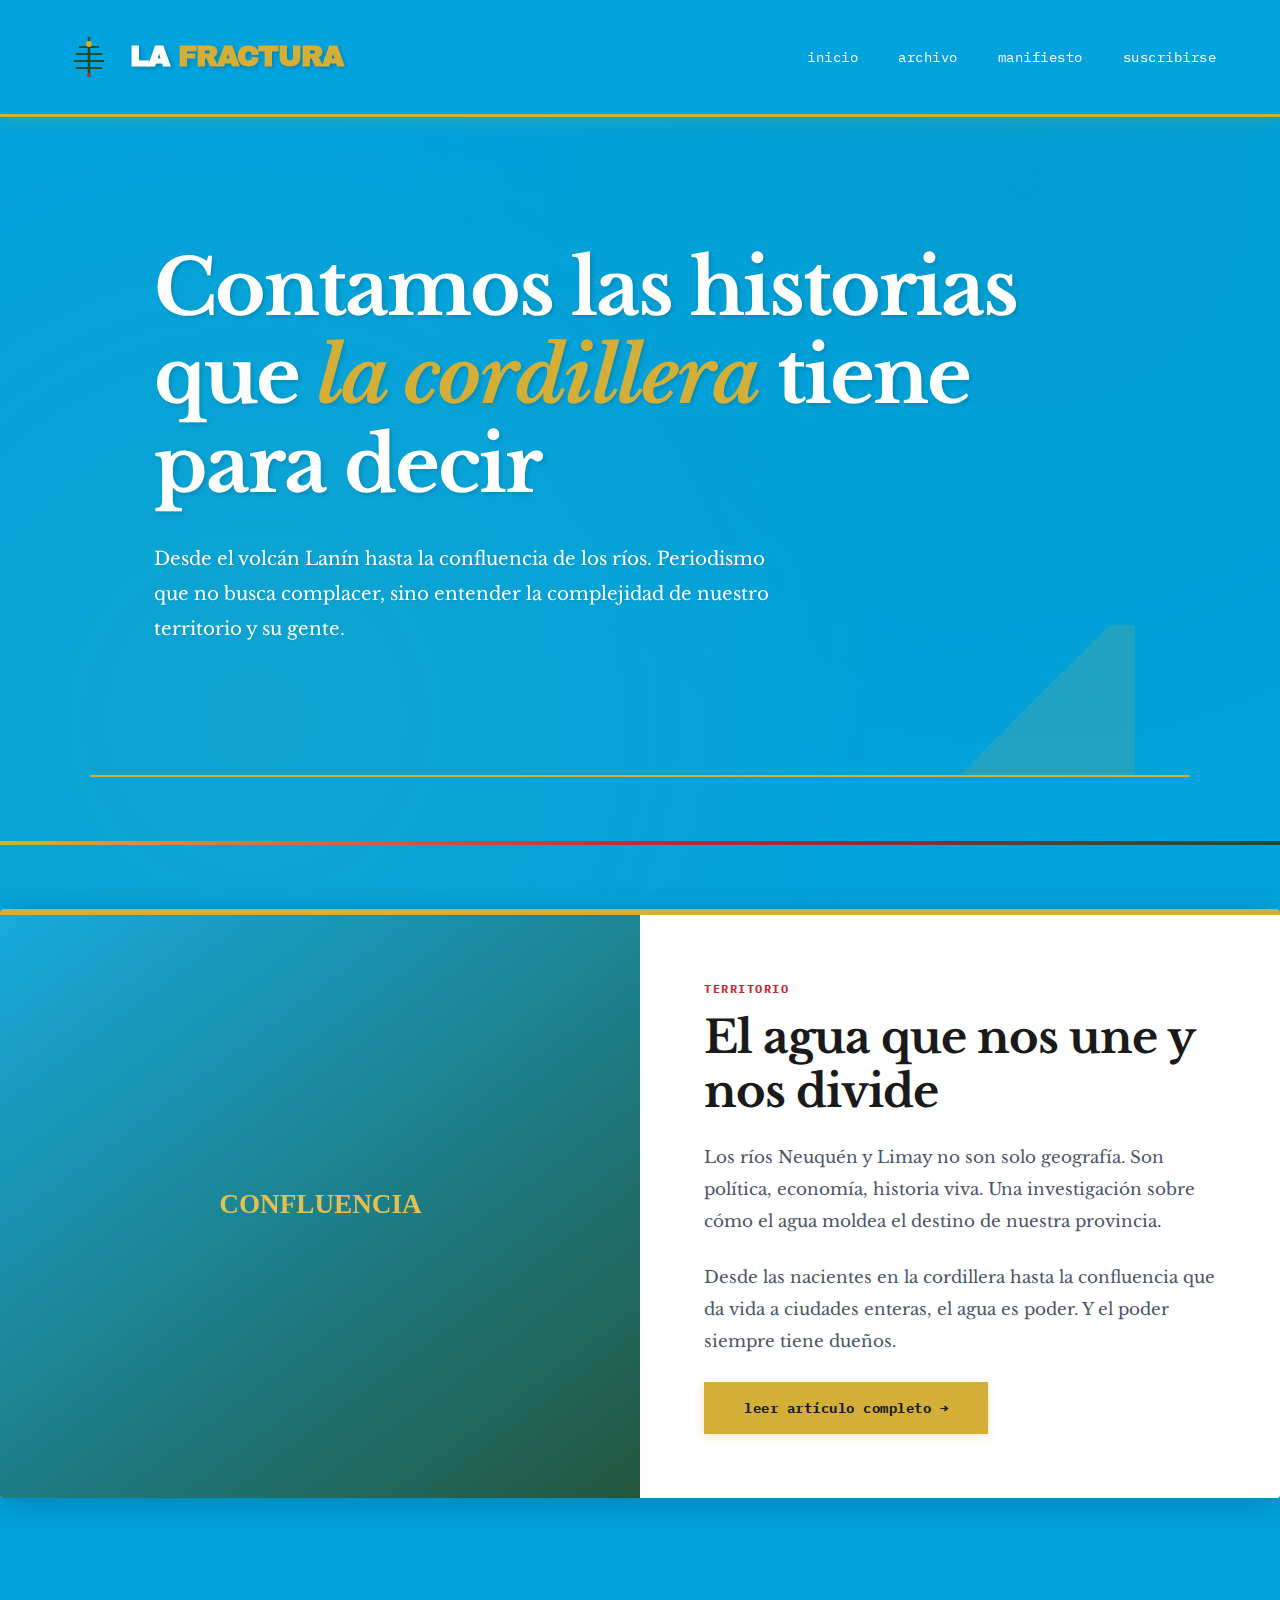
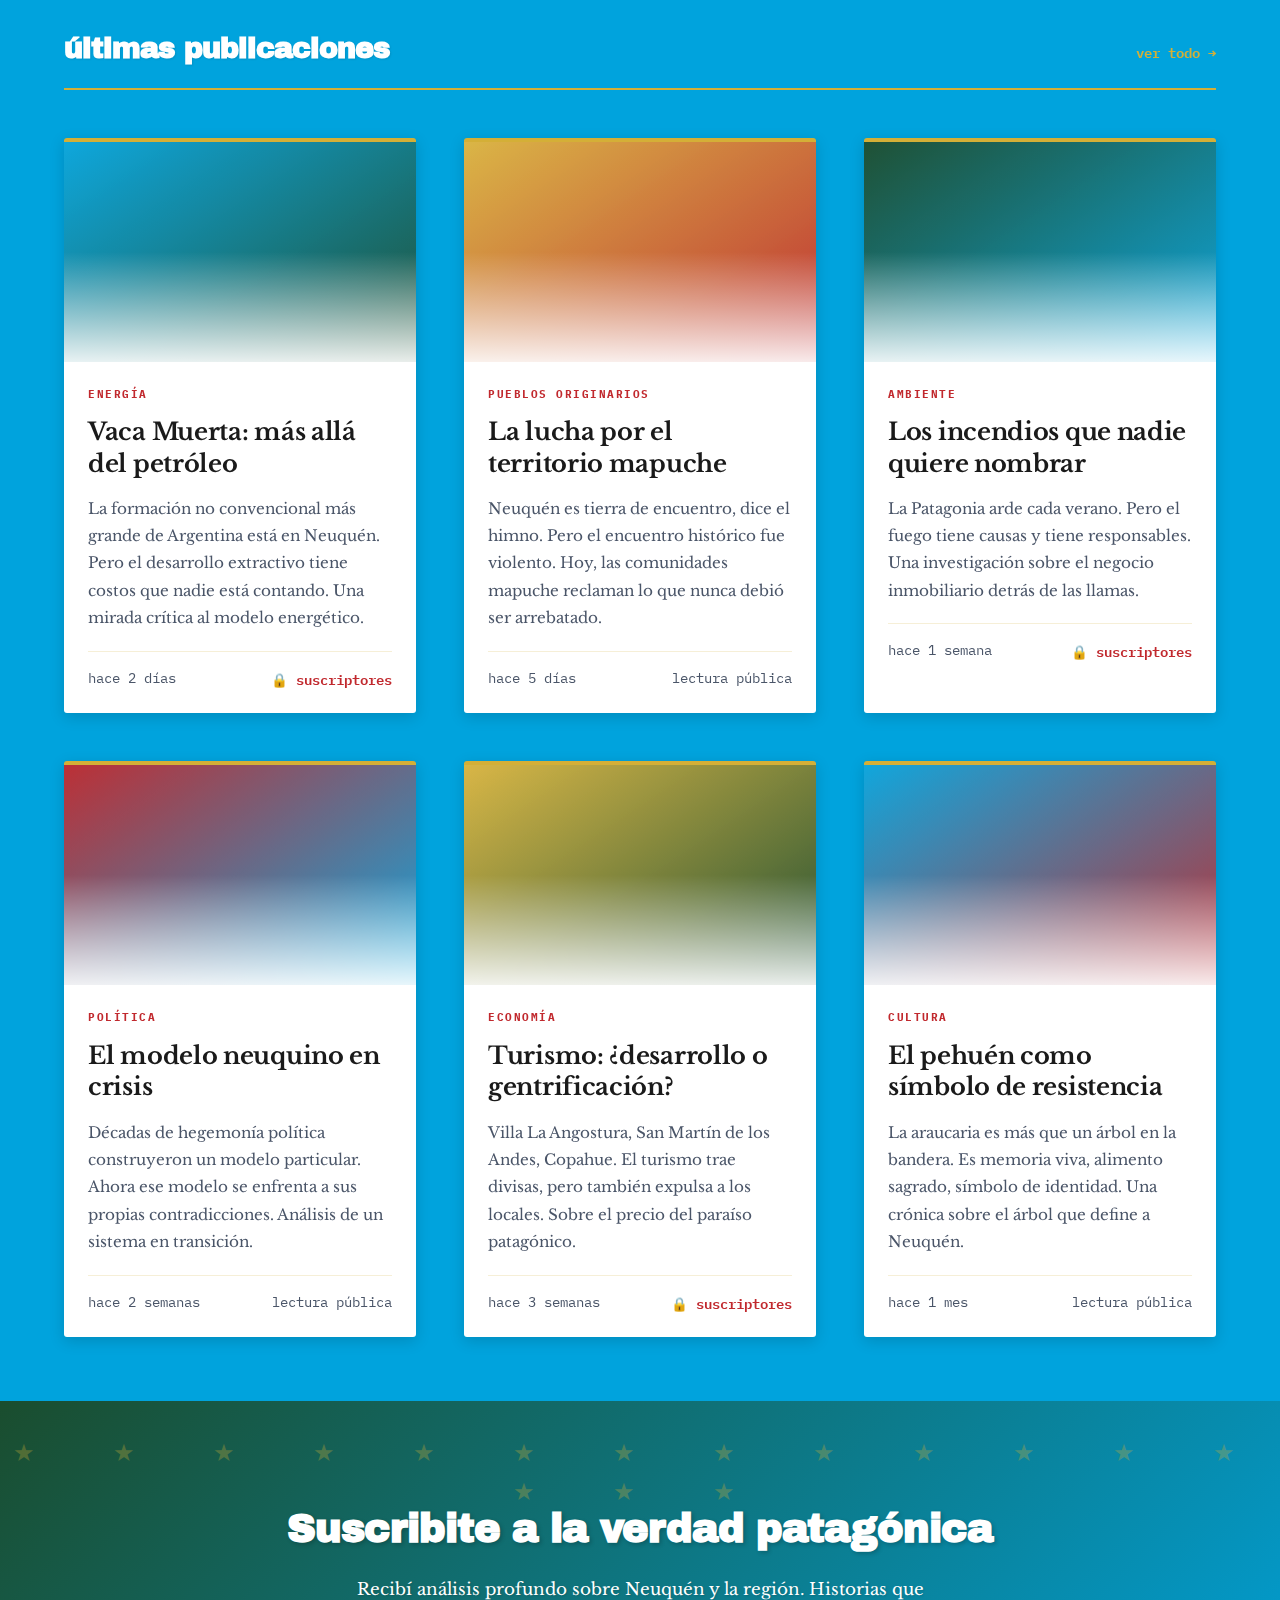
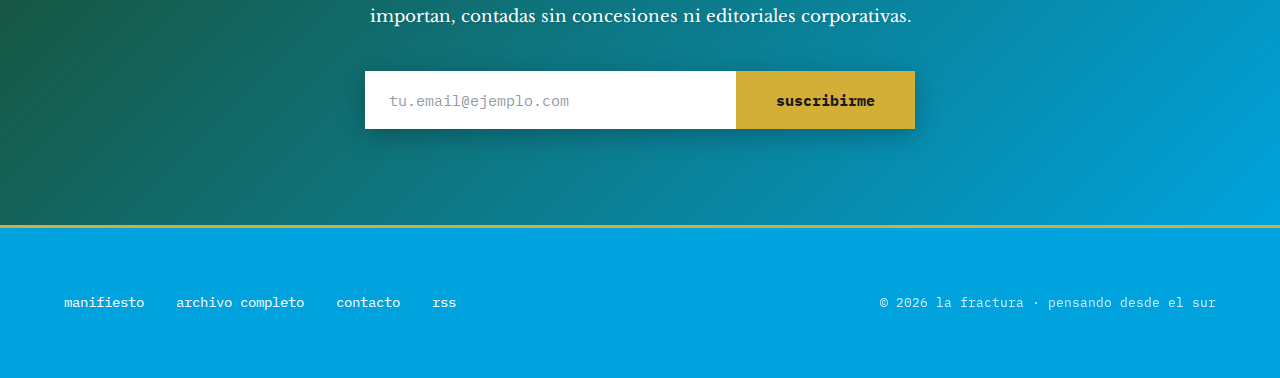
<file: index.html>
<!DOCTYPE html>
<html lang="es">
<head>
    <meta charset="UTF-8">
    <meta name="viewport" content="width=device-width, initial-scale=1.0">
    <title>LA FRACTURA · Pensando desde el sur</title>
    <link href="https://fonts.googleapis.com/css2?family=IBM+Plex+Mono:wght@400;600&family=Archivo+Black&family=Libre+Baskerville:ital,wght@0,400;0,700;1,400&display=swap" rel="stylesheet">
    <style>
        :root {
            /* Paleta oficial Neuquén optimizada */
            --cielo: #00A3DD;           /* Celeste bandera */
            --oro: #D4AF37;             /* Dorado estrellas */
            --pehuen: #1A4D2E;          /* Verde pehuén oscuro */
            --rojo-nqn: #C1292E;        /* Rojo bandera */
            --blanco: #FFFFFF;          /* Blanco puro */
            --negro: #1A1A1A;           /* Negro para contraste */
            
            /* Variantes para UI */
            --cielo-claro: #E6F7FF;
            --oro-suave: #F4E5C2;
            --verde-medio: #2D5F3F;
        }
        
        * {
            margin: 0;
            padding: 0;
            box-sizing: border-box;
        }
        
        body {
            font-family: 'IBM Plex Mono', monospace;
            background: var(--cielo);
            color: var(--blanco);
            line-height: 1.6;
        }
        
        /* Textura sutil de fondo */
        body::before {
            content: '';
            position: fixed;
            top: 0;
            left: 0;
            right: 0;
            bottom: 0;
            background: 
                radial-gradient(circle at 20% 80%, rgba(212, 175, 55, 0.08) 0%, transparent 50%),
                radial-gradient(circle at 80% 20%, rgba(26, 77, 46, 0.06) 0%, transparent 50%);
            pointer-events: none;
            z-index: 0;
        }
        
        /* Header */
        header {
            border-bottom: 3px solid var(--oro);
            padding: 2rem 4rem;
            position: sticky;
            top: 0;
            background: rgba(0, 163, 221, 0.95);
            backdrop-filter: blur(10px);
            z-index: 100;
            box-shadow: 0 3px 20px rgba(212, 175, 55, 0.2);
        }
        
        .header-content {
            max-width: 1400px;
            margin: 0 auto;
            display: flex;
            justify-content: space-between;
            align-items: center;
        }
        
        .site-branding {
            display: flex;
            align-items: center;
            gap: 1rem;
        }
        
        .brand-icon {
            width: 50px;
            height: 50px;
        }
        
        .brand-icon svg {
            width: 100%;
            height: 100%;
        }
        
        .site-title {
            font-family: 'Archivo Black', sans-serif;
            font-size: 1.8rem;
            letter-spacing: -1px;
            color: var(--blanco);
            text-shadow: 2px 2px 4px rgba(0, 0, 0, 0.2);
        }
        
        .site-title span {
            color: var(--oro);
        }
        
        nav ul {
            display: flex;
            gap: 2.5rem;
            list-style: none;
        }
        
        nav a {
            color: var(--blanco);
            text-decoration: none;
            font-size: 0.9rem;
            text-transform: lowercase;
            letter-spacing: 0.5px;
            position: relative;
            transition: all 0.3s ease;
        }
        
        nav a::after {
            content: '';
            position: absolute;
            bottom: -3px;
            left: 0;
            width: 0;
            height: 2px;
            background: var(--oro);
            transition: width 0.3s ease;
        }
        
        nav a:hover {
            color: var(--oro);
        }
        
        nav a:hover::after {
            width: 100%;
        }
        
        /* Hero */
        .hero {
            padding: 8rem 4rem;
            max-width: 1100px;
            margin: 0 auto;
            border-bottom: 2px solid var(--oro);
            position: relative;
            z-index: 1;
        }
        
        .hero::before {
            content: '';
            position: absolute;
            bottom: 0;
            right: 5%;
            width: 200px;
            height: 150px;
            background: linear-gradient(135deg, transparent 50%, rgba(212, 175, 55, 0.15) 50%);
            z-index: -1;
        }
        
        .hero h1 {
            font-family: 'Libre Baskerville', serif;
            font-size: clamp(2.5rem, 6vw, 5rem);
            line-height: 1.15;
            margin-bottom: 2rem;
            letter-spacing: -2px;
            color: var(--blanco);
            font-weight: 700;
            text-shadow: 2px 2px 4px rgba(0, 0, 0, 0.15);
        }
        
        .hero h1 span {
            color: var(--oro);
            font-style: italic;
            display: inline-block;
        }
        
        .hero p {
            font-size: 1.15rem;
            color: var(--blanco);
            max-width: 650px;
            line-height: 1.9;
            font-family: 'Libre Baskerville', serif;
            font-weight: 400;
            text-shadow: 1px 1px 2px rgba(0, 0, 0, 0.1);
        }
        
        /* Accent bar */
        .accent-bar {
            height: 4px;
            background: linear-gradient(90deg, 
                var(--oro) 0%, 
                var(--rojo-nqn) 50%, 
                var(--pehuen) 100%
            );
            margin: 4rem 0;
        }
        
        /* Articles */
        .articles {
            padding: 4rem;
            max-width: 1400px;
            margin: 0 auto;
            position: relative;
            z-index: 1;
        }
        
        .section-header {
            display: flex;
            justify-content: space-between;
            align-items: baseline;
            margin-bottom: 3rem;
            padding-bottom: 1rem;
            border-bottom: 2px solid var(--oro);
        }
        
        .section-header h2 {
            font-family: 'Archivo Black', sans-serif;
            font-size: 1.8rem;
            letter-spacing: -1px;
            color: var(--blanco);
            text-shadow: 1px 1px 2px rgba(0, 0, 0, 0.1);
        }
        
        .view-all {
            font-size: 0.85rem;
            color: var(--oro);
            text-decoration: none;
            text-transform: lowercase;
            transition: all 0.3s ease;
            font-weight: 600;
        }
        
        .view-all:hover {
            color: var(--blanco);
        }
        
        .articles-grid {
            display: grid;
            grid-template-columns: repeat(auto-fill, minmax(350px, 1fr));
            gap: 3rem;
        }
        
        .article-card {
            position: relative;
            cursor: pointer;
            transition: all 0.3s ease;
            background: var(--blanco);
            border-radius: 3px;
            overflow: hidden;
            box-shadow: 0 4px 15px rgba(0, 0, 0, 0.15);
            border-top: 4px solid var(--oro);
        }
        
        .article-card:hover {
            transform: translateY(-5px);
            box-shadow: 0 8px 30px rgba(212, 175, 55, 0.3);
            border-top-color: var(--rojo-nqn);
        }
        
        .article-image {
            width: 100%;
            aspect-ratio: 16/10;
            background: linear-gradient(135deg, var(--cielo), var(--pehuen));
            margin-bottom: 1.5rem;
            overflow: hidden;
            position: relative;
        }
        
        .article-image::after {
            content: '';
            position: absolute;
            inset: 0;
            background: linear-gradient(180deg, transparent 50%, rgba(255,255,255,0.9) 100%);
        }
        
        .article-image img {
            width: 100%;
            height: 100%;
            object-fit: cover;
            filter: saturate(0.9) brightness(1.05);
            transition: transform 0.5s ease;
        }
        
        .article-card:hover .article-image img {
            transform: scale(1.08);
        }
        
        .article-content {
            padding: 0 1.5rem 1.5rem;
        }
        
        .article-tag {
            font-size: 0.7rem;
            text-transform: uppercase;
            letter-spacing: 1.5px;
            color: var(--rojo-nqn);
            margin-bottom: 0.8rem;
            font-weight: 700;
        }
        
        .article-title {
            font-family: 'Libre Baskerville', serif;
            font-size: 1.5rem;
            line-height: 1.3;
            margin-bottom: 1rem;
            letter-spacing: -0.3px;
            color: var(--negro);
            font-weight: 700;
        }
        
        .article-excerpt {
            font-size: 0.95rem;
            color: #4A5568;
            line-height: 1.8;
            margin-bottom: 1.2rem;
            font-family: 'Libre Baskerville', serif;
        }
        
        .article-meta {
            display: flex;
            justify-content: space-between;
            align-items: center;
            font-size: 0.85rem;
            color: #4A5568;
            padding-top: 1rem;
            border-top: 1px solid rgba(212, 175, 55, 0.2);
        }
        
        .lock-icon {
            color: var(--rojo-nqn);
            font-size: 0.85rem;
            font-weight: 600;
        }
        
        /* Featured article */
        .featured {
            margin: 4rem;
            max-width: 1400px;
            margin-left: auto;
            margin-right: auto;
            background: var(--blanco);
            border-radius: 4px;
            overflow: hidden;
            box-shadow: 0 6px 30px rgba(0, 0, 0, 0.2);
            position: relative;
            z-index: 1;
            border-top: 6px solid var(--oro);
        }
        
        .featured-content {
            display: grid;
            grid-template-columns: 1fr 1fr;
            gap: 0;
            align-items: center;
        }
        
        .featured-image {
            width: 100%;
            height: 100%;
            min-height: 400px;
            background: linear-gradient(135deg, var(--cielo), var(--pehuen));
            position: relative;
            overflow: hidden;
        }
        
        .featured-image img {
            width: 100%;
            height: 100%;
            object-fit: cover;
            filter: saturate(0.85) brightness(1.1);
        }
        
        .featured-text {
            padding: 4rem;
            background: var(--blanco);
        }
        
        .featured-text .article-tag {
            color: var(--rojo-nqn);
            font-size: 0.75rem;
        }
        
        .featured-text h2 {
            font-family: 'Libre Baskerville', serif;
            font-size: clamp(1.8rem, 3.5vw, 3rem);
            line-height: 1.2;
            margin-bottom: 1.5rem;
            letter-spacing: -1px;
            color: var(--negro);
            font-weight: 700;
        }
        
        .featured-text p {
            font-size: 1.05rem;
            color: #4A5568;
            line-height: 1.9;
            margin-bottom: 1.5rem;
            font-family: 'Libre Baskerville', serif;
        }
        
        .read-more {
            display: inline-block;
            padding: 0.9rem 2.5rem;
            background: var(--oro);
            color: var(--negro);
            text-decoration: none;
            text-transform: lowercase;
            font-size: 0.9rem;
            letter-spacing: 0.5px;
            transition: all 0.3s ease;
            font-weight: 700;
            box-shadow: 0 2px 10px rgba(212, 175, 55, 0.3);
        }
        
        .read-more:hover {
            background: var(--rojo-nqn);
            color: var(--blanco);
            transform: translateX(3px);
        }
        
        /* Newsletter */
        .newsletter {
            background: linear-gradient(135deg, 
                var(--pehuen) 0%, 
                var(--cielo) 100%
            );
            padding: 6rem 4rem;
            text-align: center;
            position: relative;
            overflow: hidden;
        }
        
        /* Estrellas decorativas */
        .newsletter::before {
            content: '★ ★ ★ ★ ★ ★ ★ ★ ★ ★ ★ ★ ★ ★ ★ ★';
            position: absolute;
            top: 2rem;
            left: 0;
            right: 0;
            font-size: 1.5rem;
            color: var(--oro);
            opacity: 0.3;
            letter-spacing: 2rem;
        }
        
        .newsletter h2 {
            font-family: 'Archivo Black', sans-serif;
            font-size: 2.5rem;
            margin-bottom: 1rem;
            letter-spacing: -1px;
            color: var(--blanco);
            text-shadow: 2px 2px 4px rgba(0, 0, 0, 0.2);
        }
        
        .newsletter p {
            color: var(--blanco);
            font-size: 1.05rem;
            margin-bottom: 2.5rem;
            max-width: 600px;
            margin-left: auto;
            margin-right: auto;
            font-family: 'Libre Baskerville', serif;
            text-shadow: 1px 1px 2px rgba(0, 0, 0, 0.15);
        }
        
        .newsletter-form {
            display: flex;
            max-width: 550px;
            margin: 0 auto;
            gap: 0;
            box-shadow: 0 6px 25px rgba(0, 0, 0, 0.25);
        }
        
        .newsletter-form input {
            flex: 1;
            padding: 1.2rem 1.5rem;
            background: var(--blanco);
            border: none;
            color: var(--negro);
            font-family: 'IBM Plex Mono', monospace;
            font-size: 0.95rem;
        }
        
        .newsletter-form input:focus {
            outline: none;
            box-shadow: inset 0 0 0 2px var(--oro);
        }
        
        .newsletter-form input::placeholder {
            color: #4A5568;
            opacity: 0.6;
        }
        
        .newsletter-form button {
            padding: 1.2rem 2.5rem;
            background: var(--oro);
            border: none;
            color: var(--negro);
            font-family: 'IBM Plex Mono', monospace;
            font-size: 0.95rem;
            cursor: pointer;
            text-transform: lowercase;
            transition: all 0.3s ease;
            font-weight: 700;
        }
        
        .newsletter-form button:hover {
            background: var(--rojo-nqn);
            color: var(--blanco);
        }
        
        /* Footer */
        footer {
            padding: 4rem;
            border-top: 3px solid var(--oro);
            background: rgba(0, 163, 221, 0.95);
        }
        
        .footer-content {
            max-width: 1400px;
            margin: 0 auto;
            display: flex;
            justify-content: space-between;
            align-items: center;
        }
        
        .footer-links {
            display: flex;
            gap: 2rem;
        }
        
        .footer-links a {
            color: var(--blanco);
            text-decoration: none;
            font-size: 0.85rem;
            text-transform: lowercase;
            transition: color 0.3s ease;
        }
        
        .footer-links a:hover {
            color: var(--oro);
        }
        
        .copyright {
            color: var(--blanco);
            font-size: 0.8rem;
            opacity: 0.8;
        }
        
        /* Responsive */
        @media (max-width: 768px) {
            header,
            .hero,
            .articles,
            .featured,
            .newsletter,
            footer {
                padding-left: 2rem;
                padding-right: 2rem;
            }
            
            nav ul {
                gap: 1.5rem;
                font-size: 0.8rem;
            }
            
            .articles-grid {
                grid-template-columns: 1fr;
            }
            
            .featured-content {
                grid-template-columns: 1fr;
            }
            
            .newsletter-form {
                flex-direction: column;
            }
            
            .footer-content {
                flex-direction: column;
                gap: 2rem;
                text-align: center;
            }
        }
    </style>
</head>
<body>
    <!-- Header -->
    <header>
        <div class="header-content">
            <div class="site-branding">
                <div class="brand-icon">
                    <!-- Pehuén con colores oficiales -->
                    <svg viewBox="0 0 50 50" fill="none" xmlns="http://www.w3.org/2000/svg">
                        <path d="M25 5 L25 45" stroke="#1A4D2E" stroke-width="2.5"/>
                        <path d="M15 15 L35 15" stroke="#1A4D2E" stroke-width="2"/>
                        <path d="M12 22 L38 22" stroke="#1A4D2E" stroke-width="2"/>
                        <path d="M10 29 L40 29" stroke="#1A4D2E" stroke-width="2"/>
                        <path d="M12 36 L38 36" stroke="#1A4D2E" stroke-width="2"/>
                        <circle cx="25" cy="12" r="3" fill="#D4AF37"/>
                        <circle cx="25" cy="43" r="2" fill="#C1292E"/>
                    </svg>
                </div>
                <h1 class="site-title">LA <span>FRACTURA</span></h1>
            </div>
            <nav>
                <ul>
                    <li><a href="index.html">inicio</a></li>
                    <li><a href="archivo.html">archivo</a></li>
                    <li><a href="manifiesto.html">manifiesto</a></li>
                    <li><a href="#subscribe">suscribirse</a></li>
                </ul>
            </nav>
        </div>
    </header>
    
    <!-- Hero Statement -->
    <section class="hero">
        <h1>
            Contamos las historias que <span>la cordillera</span> tiene para decir
        </h1>
        <p>
            Desde el volcán Lanín hasta la confluencia de los ríos. Periodismo que no busca complacer, 
            sino entender la complejidad de nuestro territorio y su gente.
        </p>
    </section>
    
    <div class="accent-bar"></div>
    
    <!-- Featured Article -->
    <section class="featured">
        <div class="featured-content">
            <div class="featured-image">
                <img src="data:image/svg+xml,%3Csvg xmlns='http://www.w3.org/2000/svg' width='800' height='600'%3E%3Cdefs%3E%3ClinearGradient id='grad' x1='0%25' y1='0%25' x2='100%25' y2='100%25'%3E%3Cstop offset='0%25' style='stop-color:%2300A3DD;stop-opacity:1' /%3E%3Cstop offset='100%25' style='stop-color:%231A4D2E;stop-opacity:1' /%3E%3C/linearGradient%3E%3C/defs%3E%3Crect fill='url(%23grad)' width='800' height='600'/%3E%3Ctext x='50%25' y='50%25' dominant-baseline='middle' text-anchor='middle' font-family='serif' font-size='28' fill='%23D4AF37' font-weight='bold'%3ECONFLUENCIA%3C/text%3E%3C/svg%3E" alt="Featured">
            </div>
            <div class="featured-text">
                <div class="article-tag">TERRITORIO</div>
                <h2>El agua que nos une y nos divide</h2>
                <p>
                    Los ríos Neuquén y Limay no son solo geografía. Son política, economía, historia viva. 
                    Una investigación sobre cómo el agua moldea el destino de nuestra provincia.
                </p>
                <p>
                    Desde las nacientes en la cordillera hasta la confluencia que da vida a ciudades enteras, 
                    el agua es poder. Y el poder siempre tiene dueños.
                </p>
                <a href="articulo-agua.html" class="read-more">leer artículo completo →</a>
            </div>
        </div>
    </section>
    
    <!-- Articles Grid -->
    <section class="articles" id="inicio">
        <div class="section-header">
            <h2>últimas publicaciones</h2>
            <a href="archivo.html" class="view-all">ver todo →</a>
        </div>
        
        <div class="articles-grid">
            <article class="article-card">
                <div class="article-image">
                    <img src="data:image/svg+xml,%3Csvg xmlns='http://www.w3.org/2000/svg' width='600' height='400'%3E%3Cdefs%3E%3ClinearGradient id='g1' x1='0%25' y1='0%25' x2='100%25' y2='100%25'%3E%3Cstop offset='0%25' style='stop-color:%2300A3DD;stop-opacity:1' /%3E%3Cstop offset='100%25' style='stop-color:%231A4D2E;stop-opacity:1' /%3E%3C/linearGradient%3E%3C/defs%3E%3Crect fill='url(%23g1)' width='600' height='400'/%3E%3C/svg%3E" alt="Article">
                </div>
                <div class="article-content">
                    <div class="article-tag">ENERGÍA</div>
                    <h3 class="article-title">Vaca Muerta: más allá del petróleo</h3>
                    <p class="article-excerpt">
                        La formación no convencional más grande de Argentina está en Neuquén. Pero el desarrollo 
                        extractivo tiene costos que nadie está contando. Una mirada crítica al modelo energético.
                    </p>
                    <div class="article-meta">
                        <span>hace 2 días</span>
                        <span class="lock-icon">🔒 suscriptores</span>
                    </div>
                </div>
            </article>
            
            <article class="article-card">
                <div class="article-image">
                    <img src="data:image/svg+xml,%3Csvg xmlns='http://www.w3.org/2000/svg' width='600' height='400'%3E%3Cdefs%3E%3ClinearGradient id='g2' x1='0%25' y1='0%25' x2='100%25' y2='100%25'%3E%3Cstop offset='0%25' style='stop-color:%23D4AF37;stop-opacity:1' /%3E%3Cstop offset='100%25' style='stop-color:%23C1292E;stop-opacity:1' /%3E%3C/linearGradient%3E%3C/defs%3E%3Crect fill='url(%23g2)' width='600' height='400'/%3E%3C/svg%3E" alt="Article">
                </div>
                <div class="article-content">
                    <div class="article-tag">PUEBLOS ORIGINARIOS</div>
                    <h3 class="article-title">La lucha por el territorio mapuche</h3>
                    <p class="article-excerpt">
                        Neuquén es tierra de encuentro, dice el himno. Pero el encuentro histórico fue violento. 
                        Hoy, las comunidades mapuche reclaman lo que nunca debió ser arrebatado.
                    </p>
                    <div class="article-meta">
                        <span>hace 5 días</span>
                        <span>lectura pública</span>
                    </div>
                </div>
            </article>
            
            <article class="article-card">
                <div class="article-image">
                    <img src="data:image/svg+xml,%3Csvg xmlns='http://www.w3.org/2000/svg' width='600' height='400'%3E%3Cdefs%3E%3ClinearGradient id='g3' x1='0%25' y1='0%25' x2='100%25' y2='100%25'%3E%3Cstop offset='0%25' style='stop-color:%231A4D2E;stop-opacity:1' /%3E%3Cstop offset='100%25' style='stop-color:%2300A3DD;stop-opacity:1' /%3E%3C/linearGradient%3E%3C/defs%3E%3Crect fill='url(%23g3)' width='600' height='400'/%3E%3C/svg%3E" alt="Article">
                </div>
                <div class="article-content">
                    <div class="article-tag">AMBIENTE</div>
                    <h3 class="article-title">Los incendios que nadie quiere nombrar</h3>
                    <p class="article-excerpt">
                        La Patagonia arde cada verano. Pero el fuego tiene causas y tiene responsables. 
                        Una investigación sobre el negocio inmobiliario detrás de las llamas.
                    </p>
                    <div class="article-meta">
                        <span>hace 1 semana</span>
                        <span class="lock-icon">🔒 suscriptores</span>
                    </div>
                </div>
            </article>
            
            <article class="article-card">
                <div class="article-image">
                    <img src="data:image/svg+xml,%3Csvg xmlns='http://www.w3.org/2000/svg' width='600' height='400'%3E%3Cdefs%3E%3ClinearGradient id='g4' x1='0%25' y1='0%25' x2='100%25' y2='100%25'%3E%3Cstop offset='0%25' style='stop-color:%23C1292E;stop-opacity:1' /%3E%3Cstop offset='100%25' style='stop-color:%2300A3DD;stop-opacity:1' /%3E%3C/linearGradient%3E%3C/defs%3E%3Crect fill='url(%23g4)' width='600' height='400'/%3E%3C/svg%3E" alt="Article">
                </div>
                <div class="article-content">
                    <div class="article-tag">POLÍTICA</div>
                    <h3 class="article-title">El modelo neuquino en crisis</h3>
                    <p class="article-excerpt">
                        Décadas de hegemonía política construyeron un modelo particular. Ahora ese modelo 
                        se enfrenta a sus propias contradicciones. Análisis de un sistema en transición.
                    </p>
                    <div class="article-meta">
                        <span>hace 2 semanas</span>
                        <span>lectura pública</span>
                    </div>
                </div>
            </article>
            
            <article class="article-card">
                <div class="article-image">
                    <img src="data:image/svg+xml,%3Csvg xmlns='http://www.w3.org/2000/svg' width='600' height='400'%3E%3Cdefs%3E%3ClinearGradient id='g5' x1='0%25' y1='0%25' x2='100%25' y2='100%25'%3E%3Cstop offset='0%25' style='stop-color:%23D4AF37;stop-opacity:1' /%3E%3Cstop offset='100%25' style='stop-color:%231A4D2E;stop-opacity:1' /%3E%3C/linearGradient%3E%3C/defs%3E%3Crect fill='url(%23g5)' width='600' height='400'/%3E%3C/svg%3E" alt="Article">
                </div>
                <div class="article-content">
                    <div class="article-tag">ECONOMÍA</div>
                    <h3 class="article-title">Turismo: ¿desarrollo o gentrificación?</h3>
                    <p class="article-excerpt">
                        Villa La Angostura, San Martín de los Andes, Copahue. El turismo trae divisas, 
                        pero también expulsa a los locales. Sobre el precio del paraíso patagónico.
                    </p>
                    <div class="article-meta">
                        <span>hace 3 semanas</span>
                        <span class="lock-icon">🔒 suscriptores</span>
                    </div>
                </div>
            </article>
            
            <article class="article-card">
                <div class="article-image">
                    <img src="data:image/svg+xml,%3Csvg xmlns='http://www.w3.org/2000/svg' width='600' height='400'%3E%3Cdefs%3E%3ClinearGradient id='g6' x1='0%25' y1='0%25' x2='100%25' y2='100%25'%3E%3Cstop offset='0%25' style='stop-color:%2300A3DD;stop-opacity:1' /%3E%3Cstop offset='100%25' style='stop-color:%23C1292E;stop-opacity:1' /%3E%3C/linearGradient%3E%3C/defs%3E%3Crect fill='url(%23g6)' width='600' height='400'/%3E%3C/svg%3E" alt="Article">
                </div>
                <div class="article-content">
                    <div class="article-tag">CULTURA</div>
                    <h3 class="article-title">El pehuén como símbolo de resistencia</h3>
                    <p class="article-excerpt">
                        La araucaria es más que un árbol en la bandera. Es memoria viva, alimento sagrado, 
                        símbolo de identidad. Una crónica sobre el árbol que define a Neuquén.
                    </p>
                    <div class="article-meta">
                        <span>hace 1 mes</span>
                        <span>lectura pública</span>
                    </div>
                </div>
            </article>
        </div>
    </section>
    
    <!-- Newsletter -->
    <section class="newsletter" id="subscribe">
        <h2>Suscribite a la verdad patagónica</h2>
        <p>
            Recibí análisis profundo sobre Neuquén y la región. Historias que importan, 
            contadas sin concesiones ni editoriales corporativas.
        </p>
        <form class="newsletter-form">
            <input type="email" placeholder="tu.email@ejemplo.com" required>
            <button type="submit">suscribirme</button>
        </form>
    </section>
    
    <!-- Footer -->
    <footer>
        <div class="footer-content">
            <div class="footer-links">
                <a href="manifiesto.html">manifiesto</a>
                <a href="archivo.html">archivo completo</a>
                <a href="#contacto">contacto</a>
                <a href="#rss">rss</a>
            </div>
            <p class="copyright">© 2026 la fractura · pensando desde el sur</p>
        </div>
    </footer>
</body>
</html>
</file>
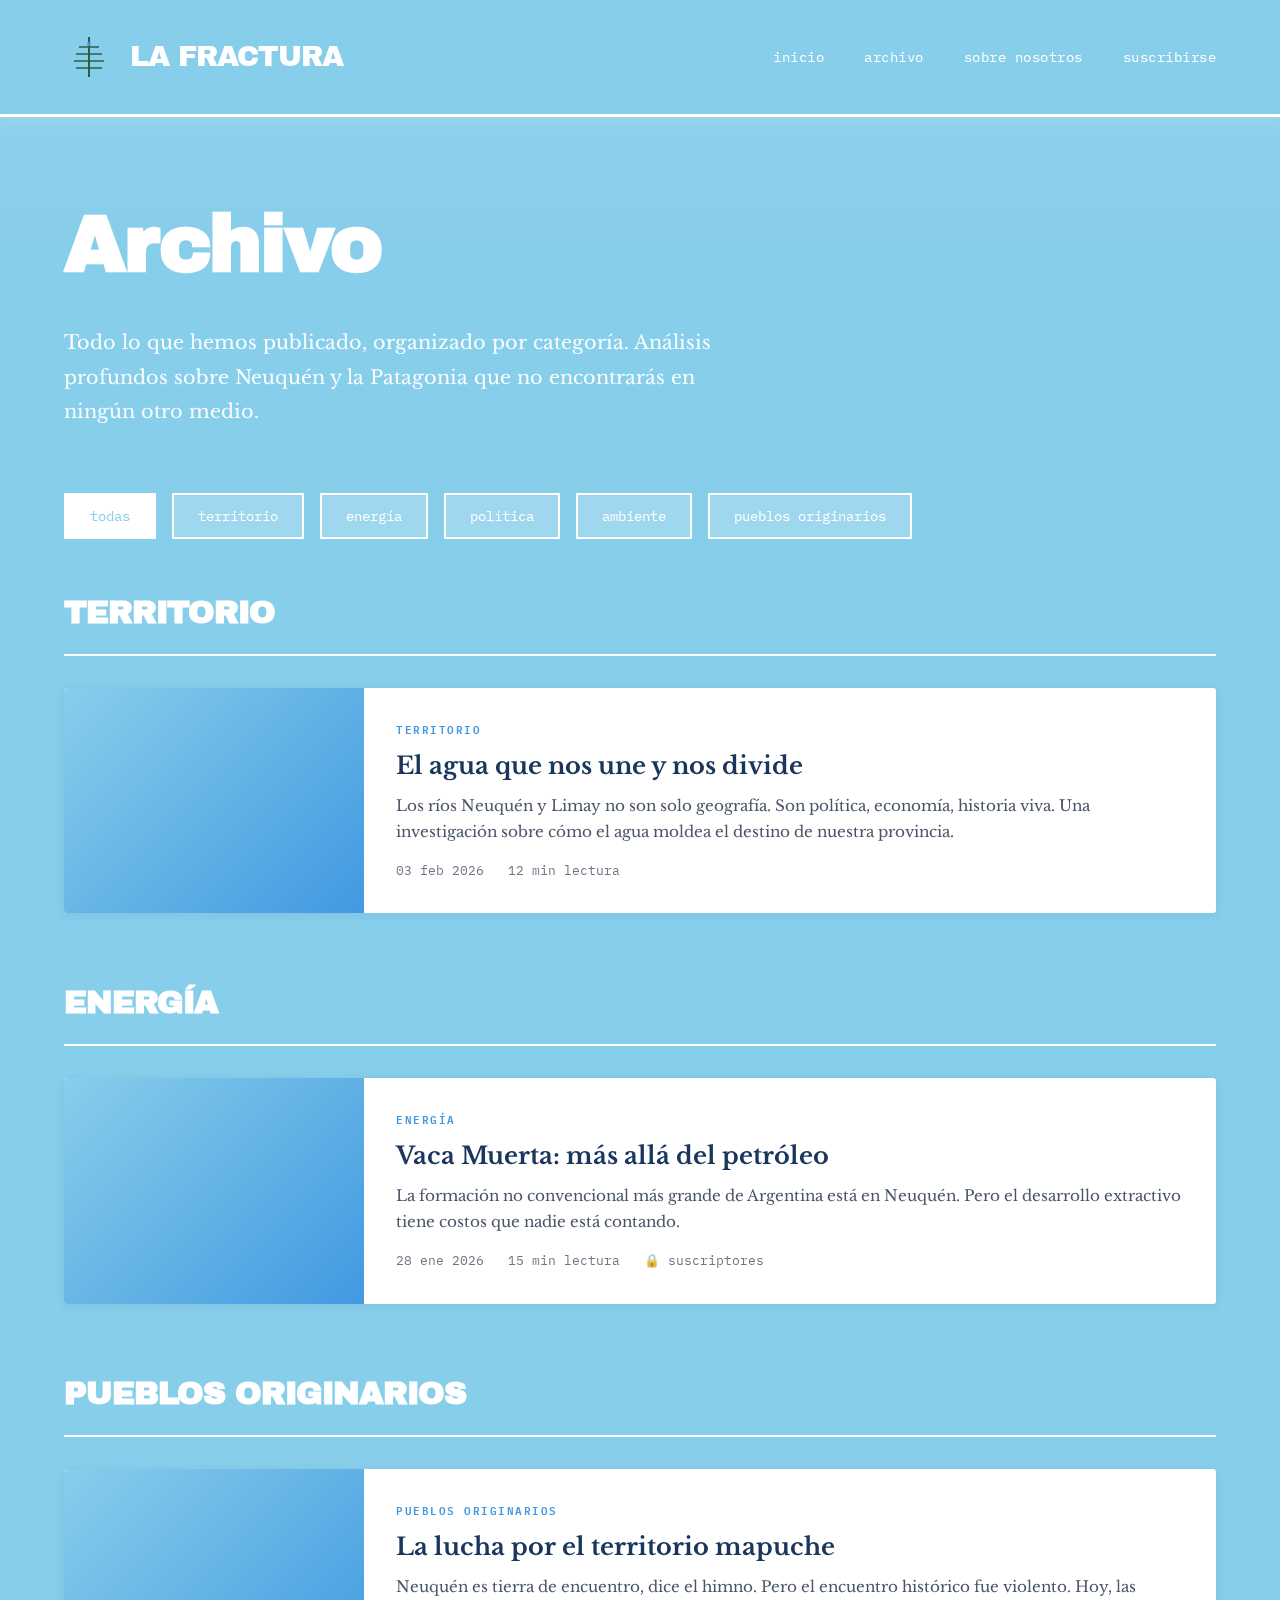
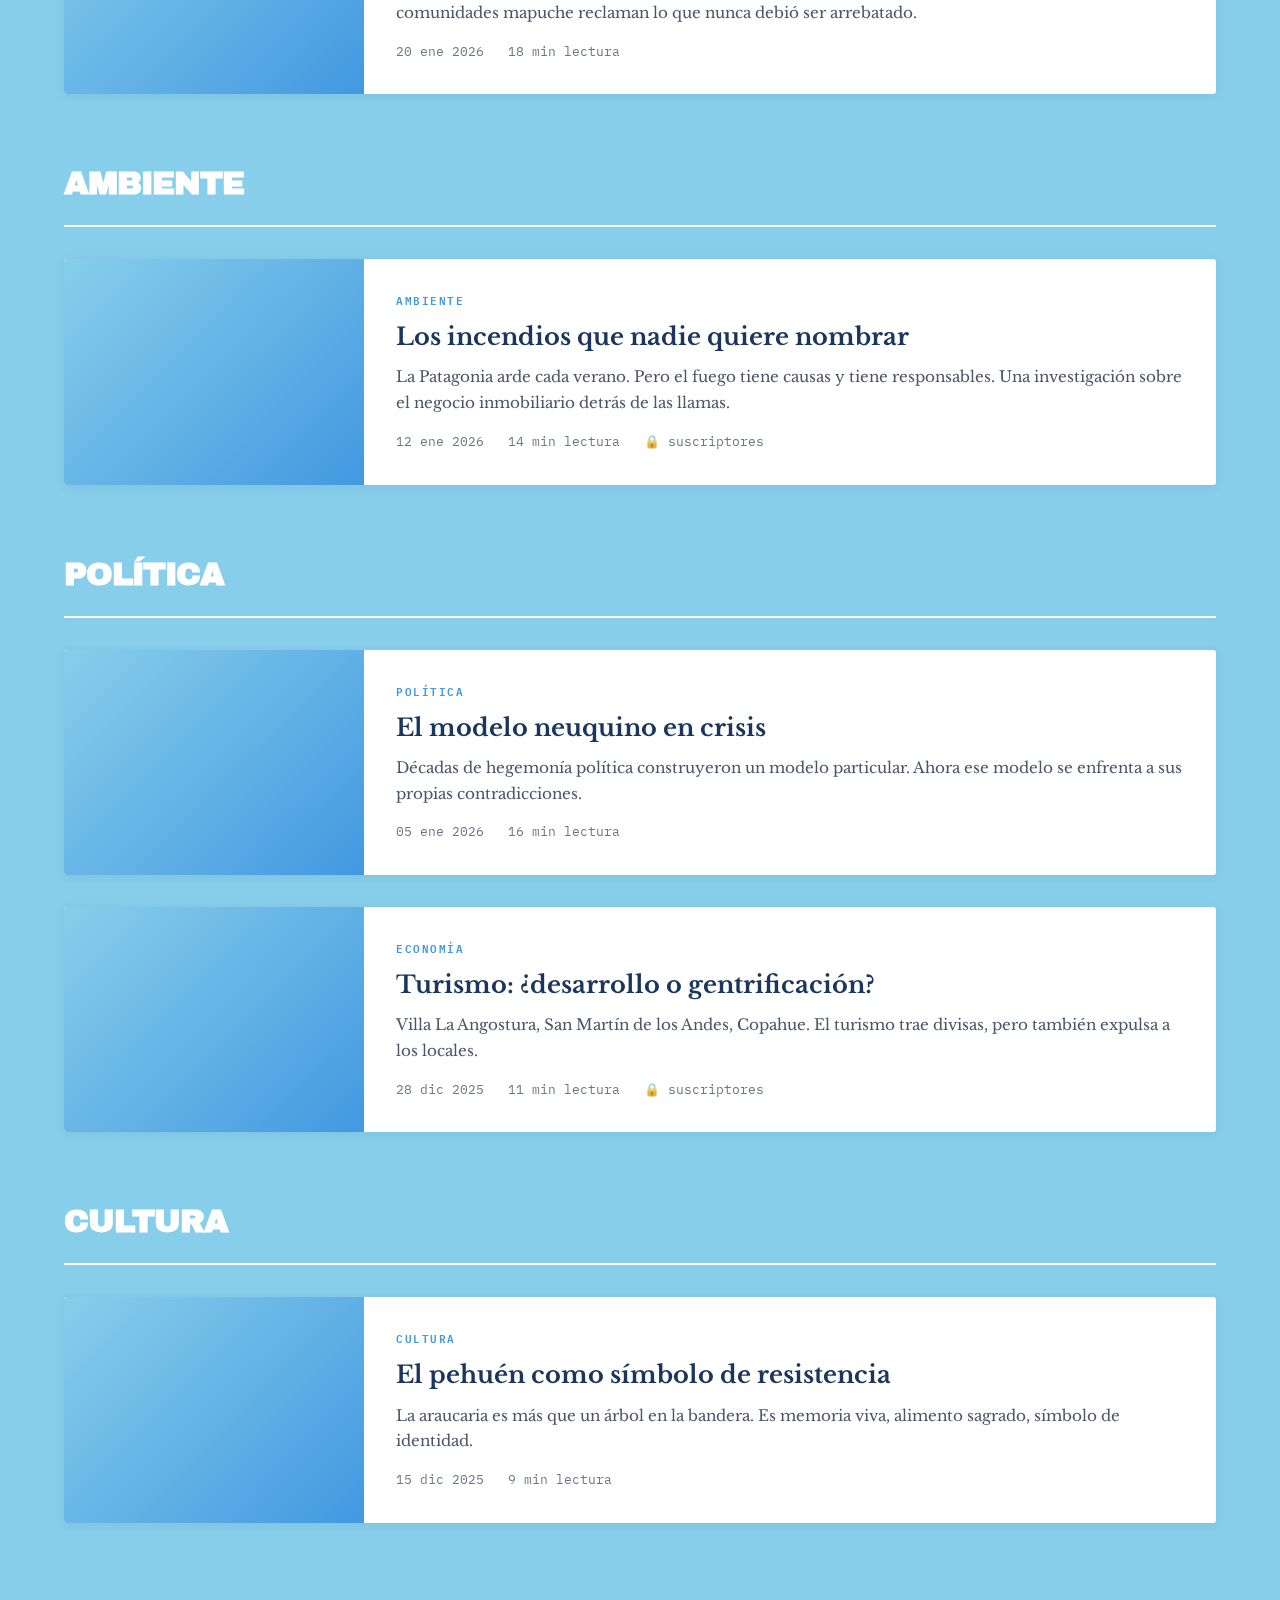
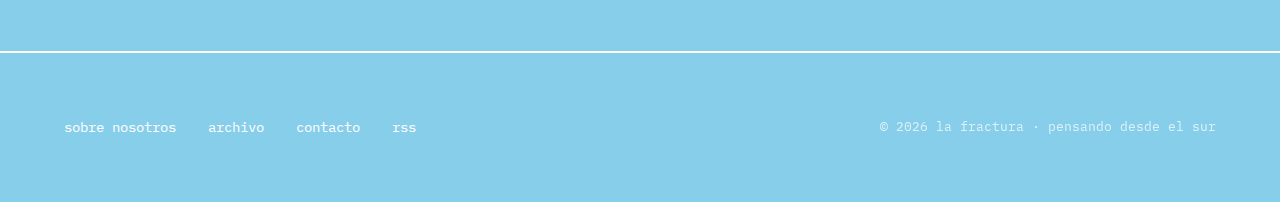
<file: archivo.html>
<!DOCTYPE html>
<html lang="es">
<head>
    <meta charset="UTF-8">
    <meta name="viewport" content="width=device-width, initial-scale=1.0">
    <title>Archivo · LA FRACTURA</title>
    <link href="https://fonts.googleapis.com/css2?family=IBM+Plex+Mono:wght@400;600&family=Archivo+Black&family=Libre+Baskerville:ital,wght@0,400;0,700;1,400&display=swap" rel="stylesheet">
    <style>
        :root {
            --cielo-neuquen: #87CEEB;
            --nieve: #F8F9FA;
            --piedra: #4A5568;
            --araucaria: #2D5F3F;
            --volcan: #1A365D;
            --rio: #4299E1;
            --arcilla: #C05621;
        }
        
        * {
            margin: 0;
            padding: 0;
            box-sizing: border-box;
        }
        
        body {
            font-family: 'IBM Plex Mono', monospace;
            background: var(--cielo-neuquen);
            color: white;
            line-height: 1.6;
        }
        
        body::before {
            content: '';
            position: fixed;
            top: 0;
            left: 0;
            right: 0;
            bottom: 0;
            background: linear-gradient(to bottom, 
                rgba(255, 255, 255, 0.1) 0%,
                rgba(135, 206, 235, 0) 30%
            );
            pointer-events: none;
            z-index: 0;
        }
        
        header {
            border-bottom: 3px solid white;
            padding: 2rem 4rem;
            position: sticky;
            top: 0;
            background: rgba(135, 206, 235, 0.95);
            backdrop-filter: blur(10px);
            z-index: 100;
            box-shadow: 0 2px 20px rgba(255, 255, 255, 0.2);
        }
        
        .header-content {
            max-width: 1400px;
            margin: 0 auto;
            display: flex;
            justify-content: space-between;
            align-items: center;
        }
        
        .site-branding {
            display: flex;
            align-items: center;
            gap: 1rem;
        }
        
        .brand-icon {
            width: 50px;
            height: 50px;
        }
        
        .brand-icon svg {
            width: 100%;
            height: 100%;
        }
        
        .site-title {
            font-family: 'Archivo Black', sans-serif;
            font-size: 1.8rem;
            letter-spacing: -1px;
            color: white;
            text-decoration: none;
            transition: opacity 0.3s;
        }
        
        .site-title:hover {
            opacity: 0.8;
        }
        
        nav ul {
            display: flex;
            gap: 2.5rem;
            list-style: none;
        }
        
        nav a {
            color: white;
            text-decoration: none;
            font-size: 0.9rem;
            text-transform: lowercase;
            letter-spacing: 0.5px;
            position: relative;
            transition: color 0.3s ease;
        }
        
        nav a::after {
            content: '';
            position: absolute;
            bottom: -3px;
            left: 0;
            width: 0;
            height: 2px;
            background: white;
            transition: width 0.3s ease;
        }
        
        nav a:hover::after {
            width: 100%;
        }
        
        .archive-container {
            max-width: 1400px;
            margin: 0 auto;
            padding: 4rem;
            position: relative;
            z-index: 1;
        }
        
        .archive-header {
            margin-bottom: 4rem;
        }
        
        .archive-title {
            font-family: 'Archivo Black', sans-serif;
            font-size: clamp(3rem, 8vw, 5rem);
            margin-bottom: 1rem;
            color: white;
            letter-spacing: -2px;
        }
        
        .archive-description {
            font-family: 'Libre Baskerville', serif;
            font-size: 1.2rem;
            max-width: 700px;
            line-height: 1.8;
            opacity: 0.95;
        }
        
        /* Filters */
        .filters {
            display: flex;
            gap: 1rem;
            margin-bottom: 3rem;
            flex-wrap: wrap;
        }
        
        .filter-btn {
            padding: 0.75rem 1.5rem;
            background: rgba(255, 255, 255, 0.2);
            border: 2px solid white;
            color: white;
            font-family: 'IBM Plex Mono', monospace;
            font-size: 0.85rem;
            text-transform: lowercase;
            cursor: pointer;
            transition: all 0.3s;
        }
        
        .filter-btn:hover,
        .filter-btn.active {
            background: white;
            color: var(--cielo-neuquen);
        }
        
        /* Categories */
        .category-section {
            margin-bottom: 4rem;
        }
        
        .category-title {
            font-family: 'Archivo Black', sans-serif;
            font-size: 2rem;
            margin-bottom: 2rem;
            color: white;
            padding-bottom: 1rem;
            border-bottom: 2px solid white;
            letter-spacing: -1px;
            text-transform: uppercase;
        }
        
        .articles-list {
            display: grid;
            gap: 2rem;
        }
        
        .article-item {
            background: white;
            border-radius: 3px;
            overflow: hidden;
            display: grid;
            grid-template-columns: 300px 1fr;
            transition: transform 0.3s, box-shadow 0.3s;
            box-shadow: 0 2px 10px rgba(26, 54, 93, 0.08);
            text-decoration: none;
        }
        
        .article-item:hover {
            transform: translateY(-3px);
            box-shadow: 0 8px 25px rgba(66, 153, 225, 0.2);
        }
        
        .article-thumb {
            width: 100%;
            height: 100%;
            min-height: 200px;
            background: linear-gradient(135deg, var(--cielo-neuquen), var(--rio));
        }
        
        .article-info {
            padding: 2rem;
            display: flex;
            flex-direction: column;
            justify-content: center;
        }
        
        .article-tag {
            font-size: 0.7rem;
            text-transform: uppercase;
            letter-spacing: 1.5px;
            color: var(--rio);
            margin-bottom: 0.75rem;
            font-weight: 600;
        }
        
        .article-item-title {
            font-family: 'Libre Baskerville', serif;
            font-size: 1.5rem;
            line-height: 1.3;
            margin-bottom: 0.75rem;
            color: var(--volcan);
            font-weight: 700;
        }
        
        .article-excerpt {
            font-family: 'Libre Baskerville', serif;
            font-size: 0.95rem;
            color: var(--piedra);
            line-height: 1.7;
            margin-bottom: 1rem;
        }
        
        .article-meta-line {
            display: flex;
            gap: 1.5rem;
            font-size: 0.8rem;
            color: var(--piedra);
            opacity: 0.8;
        }
        
        footer {
            padding: 4rem;
            border-top: 2px solid white;
            background: rgba(135, 206, 235, 0.95);
        }
        
        .footer-content {
            max-width: 1400px;
            margin: 0 auto;
            display: flex;
            justify-content: space-between;
            align-items: center;
        }
        
        .footer-links {
            display: flex;
            gap: 2rem;
        }
        
        .footer-links a {
            color: white;
            text-decoration: none;
            font-size: 0.85rem;
            text-transform: lowercase;
            transition: opacity 0.3s;
        }
        
        .footer-links a:hover {
            opacity: 0.7;
        }
        
        .copyright {
            color: white;
            font-size: 0.8rem;
            opacity: 0.7;
        }
        
        @media (max-width: 768px) {
            .archive-container {
                padding: 2rem;
            }
            
            .article-item {
                grid-template-columns: 1fr;
            }
            
            .article-thumb {
                height: 200px;
            }
        }
    </style>
</head>
<body>
    <!-- Header -->
    <header>
        <div class="header-content">
            <div class="site-branding">
                <div class="brand-icon">
                    <svg viewBox="0 0 50 50" fill="none" xmlns="http://www.w3.org/2000/svg">
                        <path d="M25 5 L25 45" stroke="#2D5F3F" stroke-width="2"/>
                        <path d="M15 15 L35 15" stroke="#2D5F3F" stroke-width="1.5"/>
                        <path d="M12 22 L38 22" stroke="#2D5F3F" stroke-width="1.5"/>
                        <path d="M10 29 L40 29" stroke="#2D5F3F" stroke-width="1.5"/>
                        <path d="M12 36 L38 36" stroke="#2D5F3F" stroke-width="1.5"/>
                        <circle cx="25" cy="12" r="2" fill="#4299E1"/>
                    </svg>
                </div>
                <a href="index.html" class="site-title">LA FRACTURA</a>
            </div>
            <nav>
                <ul>
                    <li><a href="index.html">inicio</a></li>
                    <li><a href="archivo.html">archivo</a></li>
                    <li><a href="manifiesto.html">sobre nosotros</a></li>
                    <li><a href="#subscribe">suscribirse</a></li>
                </ul>
            </nav>
        </div>
    </header>
    
    <!-- Archive -->
    <div class="archive-container">
        <div class="archive-header">
            <h1 class="archive-title">Archivo</h1>
            <p class="archive-description">
                Todo lo que hemos publicado, organizado por categoría. Análisis profundos sobre Neuquén 
                y la Patagonia que no encontrarás en ningún otro medio.
            </p>
        </div>
        
        <!-- Filters -->
        <div class="filters">
            <button class="filter-btn active">todas</button>
            <button class="filter-btn">territorio</button>
            <button class="filter-btn">energía</button>
            <button class="filter-btn">política</button>
            <button class="filter-btn">ambiente</button>
            <button class="filter-btn">pueblos originarios</button>
        </div>
        
        <!-- Territorio -->
        <section class="category-section">
            <h2 class="category-title">Territorio</h2>
            <div class="articles-list">
                <a href="articulo-agua.html" class="article-item">
                    <div class="article-thumb"></div>
                    <div class="article-info">
                        <div class="article-tag">TERRITORIO</div>
                        <h3 class="article-item-title">El agua que nos une y nos divide</h3>
                        <p class="article-excerpt">
                            Los ríos Neuquén y Limay no son solo geografía. Son política, economía, historia viva. 
                            Una investigación sobre cómo el agua moldea el destino de nuestra provincia.
                        </p>
                        <div class="article-meta-line">
                            <span>03 feb 2026</span>
                            <span>12 min lectura</span>
                        </div>
                    </div>
                </a>
            </div>
        </section>
        
        <!-- Energía -->
        <section class="category-section">
            <h2 class="category-title">Energía</h2>
            <div class="articles-list">
                <a href="#" class="article-item">
                    <div class="article-thumb"></div>
                    <div class="article-info">
                        <div class="article-tag">ENERGÍA</div>
                        <h3 class="article-item-title">Vaca Muerta: más allá del petróleo</h3>
                        <p class="article-excerpt">
                            La formación no convencional más grande de Argentina está en Neuquén. Pero el desarrollo 
                            extractivo tiene costos que nadie está contando.
                        </p>
                        <div class="article-meta-line">
                            <span>28 ene 2026</span>
                            <span>15 min lectura</span>
                            <span>🔒 suscriptores</span>
                        </div>
                    </div>
                </a>
            </div>
        </section>
        
        <!-- Pueblos Originarios -->
        <section class="category-section">
            <h2 class="category-title">Pueblos Originarios</h2>
            <div class="articles-list">
                <a href="#" class="article-item">
                    <div class="article-thumb"></div>
                    <div class="article-info">
                        <div class="article-tag">PUEBLOS ORIGINARIOS</div>
                        <h3 class="article-item-title">La lucha por el territorio mapuche</h3>
                        <p class="article-excerpt">
                            Neuquén es tierra de encuentro, dice el himno. Pero el encuentro histórico fue violento. 
                            Hoy, las comunidades mapuche reclaman lo que nunca debió ser arrebatado.
                        </p>
                        <div class="article-meta-line">
                            <span>20 ene 2026</span>
                            <span>18 min lectura</span>
                        </div>
                    </div>
                </a>
            </div>
        </section>
        
        <!-- Ambiente -->
        <section class="category-section">
            <h2 class="category-title">Ambiente</h2>
            <div class="articles-list">
                <a href="#" class="article-item">
                    <div class="article-thumb"></div>
                    <div class="article-info">
                        <div class="article-tag">AMBIENTE</div>
                        <h3 class="article-item-title">Los incendios que nadie quiere nombrar</h3>
                        <p class="article-excerpt">
                            La Patagonia arde cada verano. Pero el fuego tiene causas y tiene responsables. 
                            Una investigación sobre el negocio inmobiliario detrás de las llamas.
                        </p>
                        <div class="article-meta-line">
                            <span>12 ene 2026</span>
                            <span>14 min lectura</span>
                            <span>🔒 suscriptores</span>
                        </div>
                    </div>
                </a>
            </div>
        </section>
        
        <!-- Política -->
        <section class="category-section">
            <h2 class="category-title">Política</h2>
            <div class="articles-list">
                <a href="#" class="article-item">
                    <div class="article-thumb"></div>
                    <div class="article-info">
                        <div class="article-tag">POLÍTICA</div>
                        <h3 class="article-item-title">El modelo neuquino en crisis</h3>
                        <p class="article-excerpt">
                            Décadas de hegemonía política construyeron un modelo particular. Ahora ese modelo 
                            se enfrenta a sus propias contradicciones.
                        </p>
                        <div class="article-meta-line">
                            <span>05 ene 2026</span>
                            <span>16 min lectura</span>
                        </div>
                    </div>
                </a>
                
                <a href="#" class="article-item">
                    <div class="article-thumb"></div>
                    <div class="article-info">
                        <div class="article-tag">ECONOMÍA</div>
                        <h3 class="article-item-title">Turismo: ¿desarrollo o gentrificación?</h3>
                        <p class="article-excerpt">
                            Villa La Angostura, San Martín de los Andes, Copahue. El turismo trae divisas, 
                            pero también expulsa a los locales.
                        </p>
                        <div class="article-meta-line">
                            <span>28 dic 2025</span>
                            <span>11 min lectura</span>
                            <span>🔒 suscriptores</span>
                        </div>
                    </div>
                </a>
            </div>
        </section>
        
        <!-- Cultura -->
        <section class="category-section">
            <h2 class="category-title">Cultura</h2>
            <div class="articles-list">
                <a href="#" class="article-item">
                    <div class="article-thumb"></div>
                    <div class="article-info">
                        <div class="article-tag">CULTURA</div>
                        <h3 class="article-item-title">El pehuén como símbolo de resistencia</h3>
                        <p class="article-excerpt">
                            La araucaria es más que un árbol en la bandera. Es memoria viva, alimento sagrado, 
                            símbolo de identidad.
                        </p>
                        <div class="article-meta-line">
                            <span>15 dic 2025</span>
                            <span>9 min lectura</span>
                        </div>
                    </div>
                </a>
            </div>
        </section>
    </div>
    
    <!-- Footer -->
    <footer>
        <div class="footer-content">
            <div class="footer-links">
                <a href="manifiesto.html">sobre nosotros</a>
                <a href="archivo.html">archivo</a>
                <a href="contacto.html">contacto</a>
                <a href="#rss">rss</a>
            </div>
            <p class="copyright">© 2026 la fractura · pensando desde el sur</p>
        </div>
    </footer>
    
    <script>
        // Simple filter functionality
        const filterBtns = document.querySelectorAll('.filter-btn');
        const categories = document.querySelectorAll('.category-section');
        
        filterBtns.forEach(btn => {
            btn.addEventListener('click', function() {
                // Remove active from all buttons
                filterBtns.forEach(b => b.classList.remove('active'));
                // Add active to clicked button
                this.classList.add('active');
                
                const filter = this.textContent.toLowerCase();
                
                // Show/hide categories
                categories.forEach(category => {
                    const categoryName = category.querySelector('.category-title').textContent.toLowerCase();
                    if (filter === 'todas' || categoryName.includes(filter)) {
                        category.style.display = 'block';
                    } else {
                        category.style.display = 'none';
                    }
                });
            });
        });
    </script>
</body>
</html>
</file>
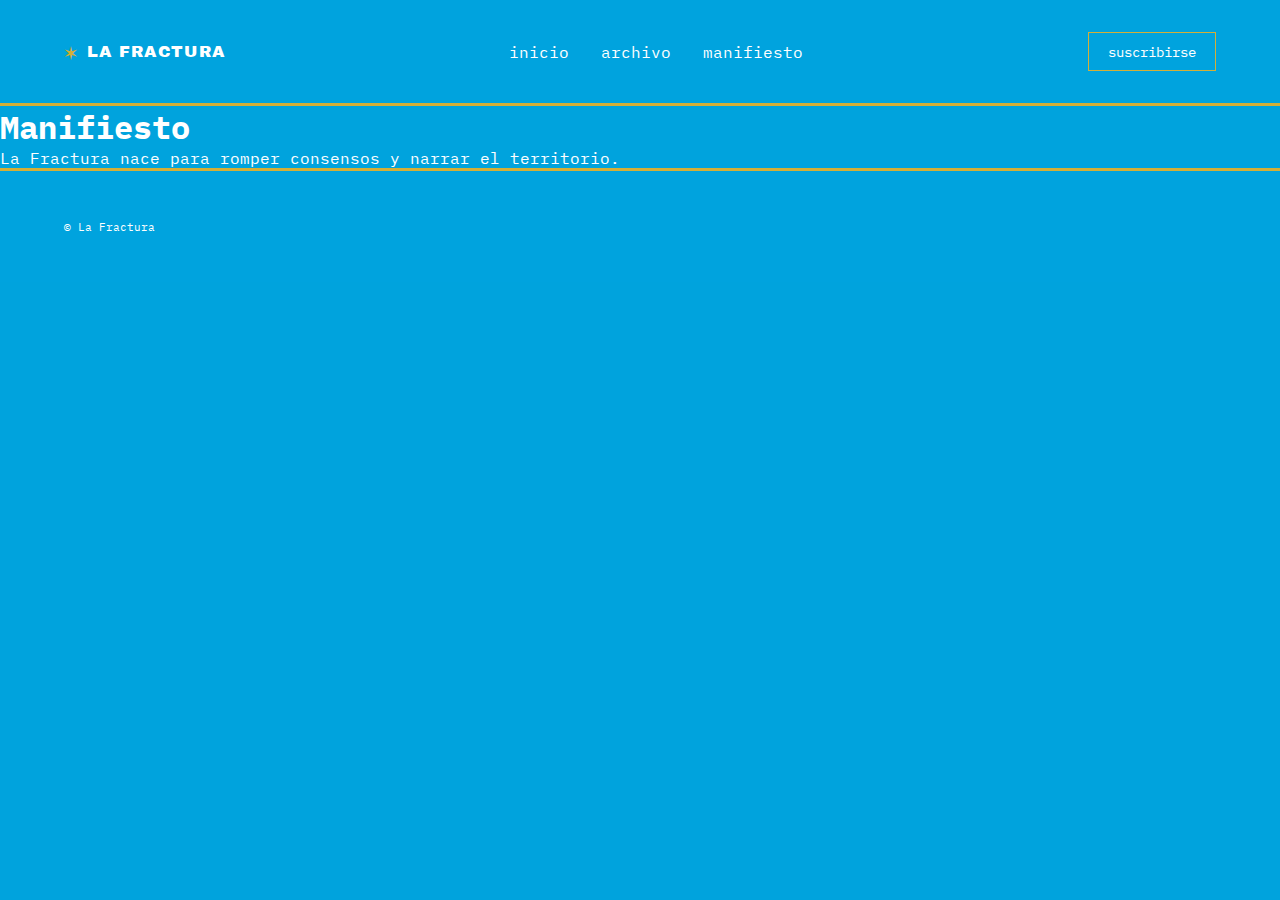
<file: manifiesto.html>
<!DOCTYPE html>
<html lang="es">
<head>
<meta charset="UTF-8">
<title>Manifiesto · La Fractura</title>
<link rel="stylesheet" href="assets/css/main.css">
<link href="https://fonts.googleapis.com/css2?family=IBM+Plex+Mono&family=Archivo+Black&family=Libre+Baskerville&display=swap" rel="stylesheet">
</head>
<body>
<header id="header"></header>

<main>
<h1 class="article-title">Manifiesto</h1>
<p class="article-content">La Fractura nace para romper consensos y narrar el territorio.</p>
</main>

<footer id="footer"></footer>
<script src="assets/js/header.js"></script>
<script src="assets/js/footer.js"></script>
</body>
</html>
</file>
<file: assets/css/main.css>
:root {
  --cielo:#00A3DD;
  --oro:#D4AF37;
  --blanco:#ffffff;
}

*{margin:0;padding:0;box-sizing:border-box}

body{
  font-family:'IBM Plex Mono',monospace;
  background:var(--cielo);
  color:var(--blanco);
}

/* HEADER */
header{
  position:sticky;
  top:0;
  background:rgba(0,163,221,.95);
  border-bottom:3px solid var(--oro);
  z-index:1000;
}

.header-content{
  max-width:1400px;
  margin:auto;
  padding:2rem 4rem;
  display:flex;
  align-items:center;
  justify-content:space-between;
}

.brand{
  display:flex;
  align-items:center;
  gap:.6rem;
}

.brand-symbol{
  font-size:1.4rem;
  color:var(--oro);
}

.site-title{
  font-family:'Archivo Black',sans-serif;
  letter-spacing:.08em;
}

nav ul{
  list-style:none;
  display:flex;
  gap:2rem;
}

nav a{
  color:var(--blanco);
  text-decoration:none;
  text-transform:lowercase;
}

.subscribe-btn{
  border:1px solid var(--oro);
  padding:.6rem 1.2rem;
  color:var(--blanco);
  text-decoration:none;
  text-transform:lowercase;
  font-size:.85rem;
}

.subscribe-btn:hover{
  background:var(--oro);
  color:#000;
}

/* FOOTER */
footer{
  background:rgba(0,163,221,.95);
  border-top:3px solid var(--oro);
}

.footer-content{
  max-width:1400px;
  margin:auto;
  padding:3rem 4rem;
  display:flex;
  justify-content:space-between;
  font-size:.85rem;
}
</file>
